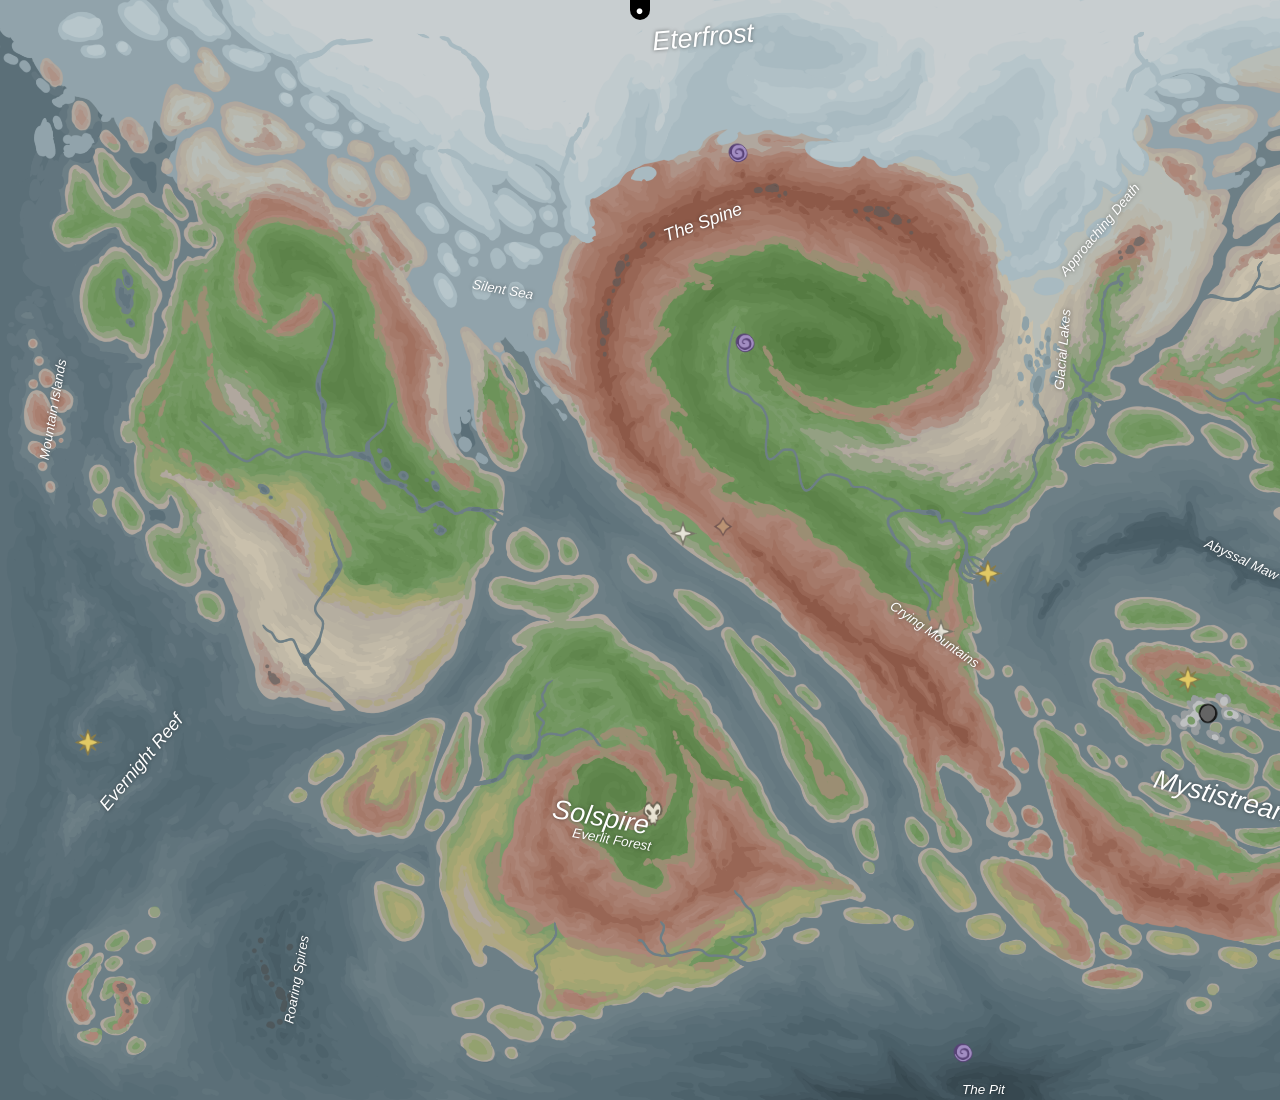
<file: index.html>
<!DOCTYPE html>
<html lang="en">
<head>
    <meta charset="UTF-8">
    <meta name="viewport" content="width=device-width, initial-scale=1.0">
    <link rel="stylesheet" href="./css/main_style.css">
    <title>World Map</title>
</head>
<body>
    <nav class="sidebar">
        <ul class="sidebar-ul" id="sidebar-ul">
            <div>
                <li><button id="toggle-pointers">Toggle pointers</a></li>
                <li><button id="toggle-labels">Toggle Lables</a></li>
            </div>
            <div>
                <li><button onclick='toggleLabel("pointer_city")'>Cities</a></li>
                <li><button id="toggle-towns">Towns</a></li>
                <li><button id="toggle-settlements">Settlements</a></li>
                <li><button id="toggle-outposts">Outposts</a></li>
            </div>
            <div>
                <li><button id="toggle-ruins">Ruins</a></li>
                <li><button id="toggle-fossils">Fossils</a></li>
                <li><button id="toggle-mountains">Mountains</a></li>
                <li><button id="toggle-volcanos">Volcanos</a></li>
                <li><button id="toggle-other">Other</a></li>
            </div>

        </ul>
        <div class="nav-toggle-on"><button id="nav-toggle">&#9679;</button></div>
    </nav>
<div class="main-map">

<!-- pointers -->
    <button onclick='pointerOpen("pop-up-luxeum-city")' class="pointer-city" style="position: absolute; top: 415px; left: 482px;" title="Luxeum"><div id="pointer pointer_city"></div></button>
    <button onclick='pointerOpen("pop-up-lunagaard-city")' class="pointer-city" style="position: absolute; top: 661px; left: 1170px;" title="Lunagaard"><div class="pointer pointer_city"></div></button>
    <button onclick='pointerOpen("pop-up-amidst-the-stars-city")' class="pointer-city" style="position: absolute; top: 724px; left: 70px;" title="Amidst the Stars"><div class="pointer pointer_city"></div></button>
    <button onclick='pointerOpen("pop-up-darkmaw-bridge-city")' class="pointer-city" style="position: absolute; top: 585px; left: 1305px;" title="Darkmaw Bridge"><div class="pointer pointer_city"></div></button>
    <button onclick='pointerOpen("pop-up-rockwater-bog-city")' class="pointer-city" style="position: absolute; top: 555px; left: 970px;" title="Rockwater Bog"><div class="pointer pointer_city"></div></button>


    <button onclick='pointerOpen("pop-up-serpents-spine-harbor-town")' class="pointer-town" style="position: absolute; top: 515px; left: 665px;" title="Serpents Spine Harbor"><div class="pointer pointer_town"></div></button>
    <button onclick='pointerOpen("pop-up-prismcliff-town")' class="pointer-town" style="position: absolute; top: 613px; left: 923px;" title="Prismcliff"><div class="pointer pointer_town"></div></button>

    <button onclick='pointerOpen("pop-up-highland-cross-settlement")' class="pointer-settlement" style="position: absolute; top: 508px; left: 705px;" title="Highland Cross"><div class="pointer pointer_settlement"></div></button>


    <button onclick='pointerOpen("pop-up-northwatch-outpost")' class="pointer-outpost" style="position: absolute; top: 135px; left: 720px;" title="Northwatch"><div class="pointer pointer_outpost"></div></button>
    <button onclick='pointerOpen("pop-up-blackwater-outpost")' class="pointer-outpost" style="position: absolute; top: 1035px; left: 945px" title="Blackwater"><div class="pointer pointer_outpost"></div></button>
    <button onclick='pointerOpen("pop-up-mazegate-outpost")' class="pointer-outpost" style="position: absolute; top: 325px; left: 727px;;" title="Mazegate"><div class="pointer pointer_outpost"></div></button>

    <button onclick='pointerOpen("pop-up-dawnbringer")' class="pointer-other" style="position: absolute; top: 795px; left: 635px;"title="&ldquo;"Aurepheles"&ldquo;"><div class="pointer pointer_fossil"></div></button>


    <button onclick='pointerOpen("pop-up-the-conjunction")' class="pointer-other" style="position: absolute; top: 695px; left: 1190px;"title="The Conjuction"><div class="pointer pointer_grey"></div></button>


<!-- labels -->
    <button onclick='pointerOpen("pop-up-the-conjunction")' class="label label-small" style="position: absolute; top: 30px; left: 10px"></button>

    <button onclick='pointerOpen("pop-up-the-spine")' class="label" style="position: absolute; top: 210px; left: 660px; transform: rotateZ(-20deg);">The Spine</button>
    <button onclick='pointerOpen("pop-up-evernight-reef")' class="label" style="position: absolute; top: 750px; left: 80px; transform: rotateZ(-50deg)">Evernight Reef</button>


    <button onclick='pointerOpen("pop-up-eterfrost")' class="label label-large" style="position: absolute; top: 20px; left: 650px; transform: rotateZ(-5deg);">Eterfrost</button>
    <button onclick='pointerOpen("pop-up-mystistream")' class="label label-large" style="position: absolute; top: 780px; left: 1150px; transform: rotateZ(15deg);">Mystistream</button>
    <button onclick='pointerOpen("pop-sunspire_lands")' class="label label-large" style="position: absolute; top: 800px; left: 550px; transform: rotateZ(10deg);">Solspire</button>

    
    <button onclick='pointerOpen("pop-up-the-pit")' class="label label-small" style="position: absolute; top: 1080px; left: 960px">The Pit</button>
    <button onclick='pointerOpen("")' class="label label-small" style="position: absolute; top: 525px; left: 1300px; transform: rotateZ(30deg)">Rusted Desert</button>
    <button onclick='pointerOpen("")' class="label label-small" style="position: absolute; top: 280px; left: 470px; transform: rotateZ(10deg)">Silent Sea</button>
    <button onclick='pointerOpen("")' class="label label-small" style="position: absolute; top: 340px; left: 1020px; transform: rotateZ(-85deg)">Glacial Lakes</button>
    <button onclick='pointerOpen("")' class="label label-small" style="position: absolute; top: 220px; left: 1040px; transform: rotateZ(-50deg)">Approaching Death</button>
    <button onclick='pointerOpen("")' class="label label-small" style="position: absolute; top: 970px; left: 250px; transform: rotateZ(-80deg)">Roaring Spires</button>
    <button onclick='pointerOpen("")' class="label label-small" style="position: absolute; top: 550px; left: 1200px; transform: rotateZ(25deg)">Abyssal Maw</button>
    <button onclick='pointerOpen("pop-up-crying-mountains")' class="label label-small" style="position: absolute; top: 625px; left: 880px; transform: rotateZ(35deg)">Crying Mountains</button>
    <button onclick='pointerOpen("pop-up-dragonwing-mountains")' class="label label-small" style="position: absolute; top: 1000px; left: 1400px; transform: rotateZ(-80deg)">Dragonwing Mountains</button>
    <button onclick='pointerOpen("pop-up-mountain-islands")' class="label label-small" style="position: absolute; top: 400px; left: 0px; transform: rotateZ(-80deg)">Mountain Islands</button>
    <button onclick='pointerOpen("pop-up-goldshimmer-valley")' class="label label-small" style="position: absolute; top: 830px; left: 570px; transform: rotateZ(10deg);">Everlit Forest</button>


<!-- pop-up boxes -->
<div class="pop-up-container" id="pop-up-luxeum-city">
    <div class="pop-up-margin"></div>
    <div class="pop-up-box">
        <img class="pop-up-img" src="../images/luxeum.png" alt="Image of a cold forested landscape. A city on a sharp cliff is towering over the shore of a frozen sea.">
        <div>
        <button onclick='closePopUp("pop-up-luxeum-city")' class="back">&#8678;</button>
        <h2>Luxeum</h2>
        <h3><span class="pop-up-link" onclick='closePopUp("pop-up-luxeum-city"); pointerOpen("pop-up-cities")'>Grand city</span></h3>
        <p>
        Otherwise known as the Wisdom of the North, Luxeum is the centerpoint of knowledge and home to many scholars, its grand library being famous far and wide. Located on a mountain bordering the Silent sea, it is covered in a snowy blanket year-round. The mountain it sits on also acts as a grave for a giant dragon skeleton. Luxeum welcomes anyone curious, no matter their species and race.
        </p>
        </div>
    </div>
    <div class="pop-up-margin"></div>
</div>

<div class="pop-up-container" id="pop-up-the-pit">
    <div class="pop-up-margin"></div>
    <div class="pop-up-box">
        <img class="pop-up-img" src="../images/the_pit.png" alt="A wide dark drop in the ocean floor, deep below the surface.">
        <div>
        <button onclick='closePopUp("pop-up-the-pit")' class="back">&#8678;</button>
        <h2>The Pit</h2>
        <p>Far into the southern ocean, the ocean floor begins to sink into one central point. Believed to be the deepest part of the world, noone, not even the hardiest sea dragons have ever wondered into its depths. </p>
        </div>
    </div>
    <div class="pop-up-margin"></div>
</div>

<div class="pop-up-container" id="pop-up-the-conjunction">
    <div class="pop-up-margin"></div>
    <div class="pop-up-box">
        <img class="pop-up-img" src="../images/the_conjunction.png" alt="Image of a cloudy sky. The clouds seem to be pulled towards several floating islands so high they seem unreachable.">
        <div>
        <button onclick='closePopUp("pop-up-the-conjunction")' class="back">&#8678;</button>
        <h2>The Conjunction</h2>
        <p>As one approaches the center of the spiraling islands, chunks of land begin to float, eventually ending up in a mass of floating rocks high in the sky, held by the powerful current of magic in this region</p>
        <p>The sheer amount of magic in this area has affected everything in and around it. Overrun with twisted magical predators and strange phenomenon, few have actually ventured here.</p>
        </div>
    </div>
    <div class="pop-up-margin"></div>
</div>

<div class="pop-up-container" id="pop-up-northwatch-outpost">
    <div class="pop-up-margin"></div>
    <div class="pop-up-box">
        <!--<img class="pop-up-img" src="../images/the_conjunction.png" alt="Image of a cloudy sky. The clouds seem to be pulled towards several floating islands so high they seem unreachable.">-->
        <div>
        <button onclick='closePopUp("pop-up-northwatch-outpost")' class="back">&#8678;</button>
        <h2>Northwatch</h2>
        <h3><span class="pop-up-link" onclick='closePopUp("pop-up-northwatch-outpost"); pointerOpen("pop-up-outposts")'>Outpost</span></h3>
        <p>Not only the farthest outpost to the north, but also the farthest of any settlements. Northwatch serves the purpose of overwatching Eterfrost, reporting anything unusual to its parent city, Luxeum</p>
        <p>Due to its conditions, some species cannot access it at all, and it is thus mainly lead by hardy dragons unfazed by the cold.</p>
        </div>
    </div>
    <div class="pop-up-margin"></div>
</div>

<!--linked pop-ups-->

<div class="pop-up-container" id="pop-up-outposts">
    <div class="pop-up-margin"></div>
    <div class="pop-up-box">
        <!--<img class="pop-up-img" src="../images/the_conjunction.png" alt="Image of a cloudy sky. The clouds seem to be pulled towards several floating islands so high they seem unreachable.">-->
        <div>
        <button onclick='closePopUp("pop-up-outposts")' class="back">&#8678;</button>
        <h2>Outposts</h2>
        <p>Small in size and located in dangerous uncharted lands, outposts serve as a station of safety to many researchers and adventurers.</p>
        <p>Only ever housing a few dozen people at most, these far-away settlements watch over difficult to reach places, researching them in service to larger cities.</p>
        </div>
    </div>
    <div class="pop-up-margin"></div>
</div>

<div class="pop-up-container" id="pop-up-cities">
    <div class="pop-up-margin"></div>
    <div class="pop-up-box">
        <!--<img class="pop-up-img" src="../images/the_conjunction.png" alt="Image of a cloudy sky. The clouds seem to be pulled towards several floating islands so high they seem unreachable.">-->
        <div>
        <button onclick='closePopUp("pop-up-cities")' class="back">&#8678;</button>
        <h2>Grand Cities</h2>
        <p>Wealthy, large and renown. Grand cities are beacons of civilization, the centerpoints of trade and knowledge and a home to many different people from many different backgrounds and species.</p>
        <p>Their power reaches beyond the city border and they often act as the main city of the nearby land.</p>
        <p>Grand cities also have the right of creating smaller outposts in remote locations, even in lands that would otherwise not be considered under their jurisdiction.</p>
    </div>
    </div>
    <div class="pop-up-margin"></div>
</div>

<div class="pop-up-container" id="pop-up-towns">
    <div class="pop-up-margin"></div>
    <div class="pop-up-box">
        <!--<img class="pop-up-img" src="../images/the_conjunction.png" alt="Image of a cloudy sky. The clouds seem to be pulled towards several floating islands so high they seem unreachable.">-->
        <div>
        <button onclick='closePopUp("op-up-towns")' class="back">&#8678;</button>
        <h2>Towns</h2>
        <p>A settlement that has over time grown in size and power. Most towns belong in one of the grand cities jurisdiction, although they may not necessarily need to be connected to them by law, they still depend on them in trade and safety.</p>
        <p>Towns come in many sizes and could be interracial or ruled by a single species.</p>
    </div>
    </div>
    <div class="pop-up-margin"></div>
</div>

<div class="pop-up-container" id="pop-up-settlements">
    <div class="pop-up-margin"></div>
    <div class="pop-up-box">
        <!--<img class="pop-up-img" src="../images/the_conjunction.png" alt="Image of a cloudy sky. The clouds seem to be pulled towards several floating islands so high they seem unreachable.">-->
        <div>
        <button onclick='closePopUp("pop-up-settlements")' class="back">&#8678;</button>
        <h2>Settlements</h2>
        <p>Villages and not-quite towns. Settlements are small in size and could even be made up of just a few houses.</p>
        <p>Their number greatly overshadows both grand cities and towns and can even exist far outside any jurisdiction, their remoteness sometimes rivals that of outposts and a few of them even serve a similar purpose.</p>
        <p>Many settlements are made up of a single species.</p>
    </div>
    </div>
    <div class="pop-up-margin"></div>
</div>

</div>

<script>/*
    document.getElementById('toggle-cities').addEventListener('click', function() {
        const elements = document.querySelectorAll('.pointer-city');
        elements.forEach(element => {
            if (element.style.display === 'flex' || element.style.display === '') {
                element.style.display = 'none';
            } else {
                element.style.display = 'flex';
            }
        });
    });*/
    document.getElementById('toggle-towns').addEventListener('click', function() {
        const elements = document.querySelectorAll('.pointer-town');
        elements.forEach(element => {
            if (element.style.display === 'flex' || element.style.display === '') {
                element.style.display = 'none';
            } else {
                element.style.display = 'flex';
            }
        });
    });
    document.getElementById('toggle-settlements').addEventListener('click', function() {
        const elements = document.querySelectorAll('.pointer-settlement');
        elements.forEach(element => {
            if (element.style.display === 'flex' || element.style.display === '') {
                element.style.display = 'none';
            } else {
                element.style.display = 'flex';
            }
        });
    });
    document.getElementById('toggle-outposts').addEventListener('click', function() {
        const elements = document.querySelectorAll('.pointer-outpost');
        elements.forEach(element => {
            if (element.style.display === 'flex' || element.style.display === '') {
                element.style.display = 'none';
            } else {
                element.style.display = 'flex';
            }
        });
    });
    document.getElementById('toggle-ruins').addEventListener('click', function() {
        const elements = document.querySelectorAll('.pointer-ruins');
        elements.forEach(element => {
            if (element.style.display === 'flex' || element.style.display === '') {
                element.style.display = 'none';
            } else {
                element.style.display = 'flex';
            }
        });
    });
    document.getElementById('toggle-fossils').addEventListener('click', function() {
        const elements = document.querySelectorAll('.pointer-fossil');
        elements.forEach(element => {
            if (element.style.display === 'flex' || element.style.display === '') {
                element.style.display = 'none';
            } else {
                element.style.display = 'flex';
            }
        });
    });
    document.getElementById('toggle-mountains').addEventListener('click', function() {
        const elements = document.querySelectorAll('.pointer-mountain');
        elements.forEach(element => {
            if (element.style.display === 'flex' || element.style.display === '') {
                element.style.display = 'none';
            } else {
                element.style.display = 'flex';
            }
        });
    });
    document.getElementById('toggle-volcanos').addEventListener('click', function() {
        const elements = document.querySelectorAll('.pointer-volcano');
        elements.forEach(element => {
            if (element.style.display === 'flex' || element.style.display === '') {
                element.style.display = 'none';
            } else {
                element.style.display = 'flex';
            }
        });
    });
    document.getElementById('toggle-other').addEventListener('click', function() {
        const elements = document.querySelectorAll('.pointer-other');
        elements.forEach(element => {
            if (element.style.display === 'flex' || element.style.display === '') {
                element.style.display = 'none';
            } else {
                element.style.display = 'flex';
            }
        });
    });
    document.getElementById('toggle-pointers').addEventListener('click', function() {
        const elements = document.querySelectorAll('.pointer');
        elements.forEach(element => {
            if (element.style.display === 'flex' || element.style.display === '') {
                element.style.display = 'none';
            } else {
                element.style.display = 'flex';
            }
        });
    });
    document.getElementById('toggle-labels').addEventListener('click', function() {
        const elements = document.querySelectorAll('.label');
        elements.forEach(element => {
            if (element.style.display === 'flex' || element.style.display === '') {
                element.style.display = 'none';
            } else {
                element.style.display = 'flex';
            }
        });
    });
    document.getElementById('nav-toggle').addEventListener('click', function() {
            const element = document.getElementById('sidebar-ul');
            if (element.style.height === '0px') {
                element.style.height = '115px';
            } else {
                element.style.height = '0px';
            }
        });
    // hides certain labels and icons
    function toggleLabel(labelId) {
        console.log(labelId);
        let label = document.getElementsByClassName(labelId);
        if (label.style.display === 'flex') {
            label.style.display = 'none';
        }
        else {
            label.style.display = 'flex';
        }

    }
    // opens a pop-up box based on given ID
    function pointerOpen(popUpId) {
        console.log("opening pop-up box");
        let popUp = document.getElementById(popUpId);
        console.log("getting id");
        popUp.style.display = "flex";
    }    
    // closes an opened pop-up box
    function closePopUp(popUpId) {
        console.log("closing pop-up box");
        let popUp = document.getElementById(popUpId);
        popUp.style.display = "none";
    }
</script>

</body>

</html>
</file>
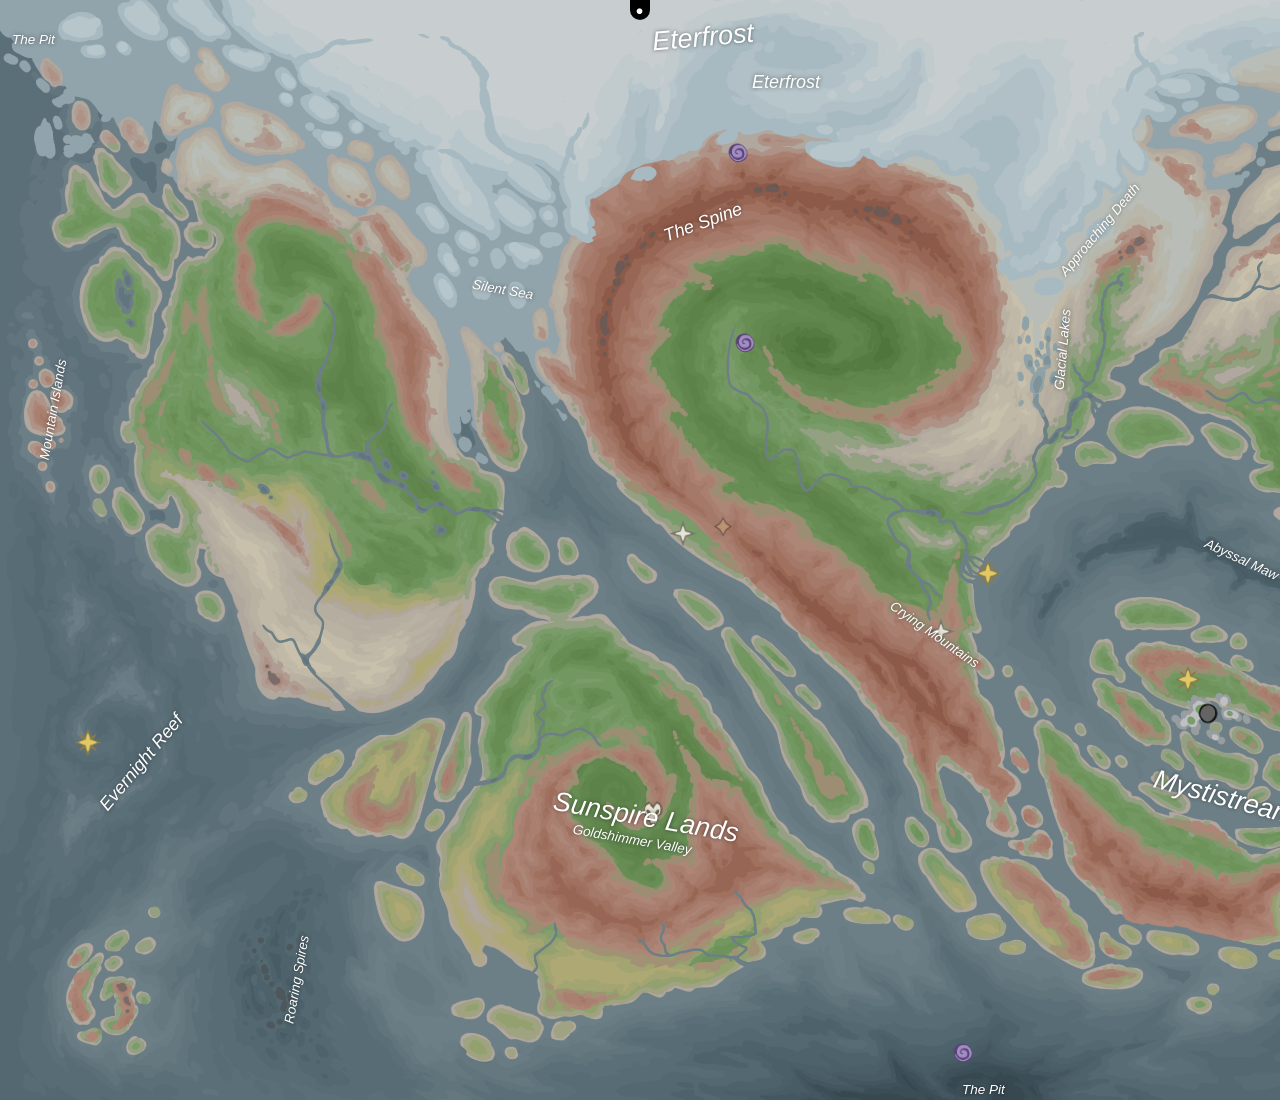
<file: html/index.html>
<!DOCTYPE html>
<html lang="en">
<head>
    <meta charset="UTF-8">
    <meta name="viewport" content="width=device-width, initial-scale=1.0">
    <link rel="stylesheet" href="../css/main_style.css">
    <title>World Map</title>
</head>
<body>
    <nav class="sidebar">
        <ul class="sidebar-ul" id="sidebar-ul">
            <div>
                <li><button id="toggle-pointers">Toggle pointers</a></li>
                <li><button id="toggle-labels">Toggle Lables</a></li>
            </div>
            <div>
                <li><button onclick='toggleLabel("pointer_city")'>Cities</a></li>
                <li><button id="toggle-towns">Towns</a></li>
                <li><button id="toggle-settlements">Settlements</a></li>
                <li><button id="toggle-outposts">Outposts</a></li>
            </div>
            <div>
                <li><button id="toggle-ruins">Ruins</a></li>
                <li><button id="toggle-fossils">Fossils</a></li>
                <li><button id="toggle-mountains">Mountains</a></li>
                <li><button id="toggle-volcanos">Volcanos</a></li>
                <li><button id="toggle-other">Other</a></li>
            </div>

        </ul>
        <div class="nav-toggle-on"><button id="nav-toggle">&#9679;</button></div>
    </nav>
<div class="main-map">

<!-- pointers -->
    <button onclick='pointerOpen("pop-up-luxeum-city")' class="pointer-city" style="position: absolute; top: 415px; left: 482px;" title="Luxeum"><div id="pointer pointer_city"></div></button>
    <button onclick='pointerOpen("pop-up-lunagaard-city")' class="pointer-city" style="position: absolute; top: 661px; left: 1170px;" title="Lunagaard"><div class="pointer pointer_city"></div></button>
    <button onclick='pointerOpen("pop-up-amidst-the-stars-city")' class="pointer-city" style="position: absolute; top: 724px; left: 70px;" title="Amidst the Stars"><div class="pointer pointer_city"></div></button>
    <button onclick='pointerOpen("pop-up-darkmaw-bridge-city")' class="pointer-city" style="position: absolute; top: 585px; left: 1305px;" title="Darkmaw Bridge"><div class="pointer pointer_city"></div></button>
    <button onclick='pointerOpen("pop-up-rockwater-bog-city")' class="pointer-city" style="position: absolute; top: 555px; left: 970px;" title="Rockwater Bog"><div class="pointer pointer_city"></div></button>


    <button onclick='pointerOpen("pop-up-serpents-spine-harbor-town")' class="pointer-town" style="position: absolute; top: 515px; left: 665px;" title="Serpents Spine Harbor"><div class="pointer pointer_town"></div></button>
    <button onclick='pointerOpen("pop-up-prismcliff-town")' class="pointer-town" style="position: absolute; top: 613px; left: 923px;" title="Prismcliff"><div class="pointer pointer_town"></div></button>

    <button onclick='pointerOpen("pop-up-highland-cross-settlement")' class="pointer-settlement" style="position: absolute; top: 508px; left: 705px;" title="Highland Cross"><div class="pointer pointer_settlement"></div></button>


    <button onclick='pointerOpen("pop-up-northwatch-outpost")' class="pointer-outpost" style="position: absolute; top: 135px; left: 720px;" title="Northwatch"><div class="pointer pointer_outpost"></div></button>
    <button onclick='pointerOpen("pop-up-blackwater-outpost")' class="pointer-outpost" style="position: absolute; top: 1035px; left: 945px" title="Blackwater"><div class="pointer pointer_outpost"></div></button>
    <button onclick='pointerOpen("pop-up-mazegate-outpost")' class="pointer-outpost" style="position: absolute; top: 325px; left: 727px;;" title="Mazegate"><div class="pointer pointer_outpost"></div></button>

    <button onclick='pointerOpen("pop-up-dawnbringer")' class="pointer-other" style="position: absolute; top: 795px; left: 635px;"title="&ldquo;Dawnbringer&ldquo;"><div class="pointer pointer_fossil"></div></button>


    <button onclick='pointerOpen("pop-up-the-conjunction")' class="pointer-other" style="position: absolute; top: 695px; left: 1190px;"title="The Conjuction"><div class="pointer pointer_grey"></div></button>


<!-- labels -->
    <button onclick='pointerOpen("pop-up-the-conjunction")' class="label label-small" style="position: absolute; top: 30px; left: 10px">The Pit</button>

    <button onclick='pointerOpen("pop-up-the-spine")' class="label" style="position: absolute; top: 210px; left: 660px; transform: rotateZ(-20deg);">The Spine</button>
    <button onclick='pointerOpen("pop-up-evernight-reef")' class="label" style="position: absolute; top: 750px; left: 80px; transform: rotateZ(-50deg)">Evernight Reef</button>
    <button onclick='pointerOpen("pop-eterfrost")' class="label" style="position: absolute; top: 70px; left: 750px; transform: rotateZ(0deg);">Eterfrost</button>


    <button onclick='pointerOpen("pop-up-eterfrost")' class="label label-large" style="position: absolute; top: 20px; left: 650px; transform: rotateZ(-5deg);">Eterfrost</button>
    <button onclick='pointerOpen("pop-up-mystistream")' class="label label-large" style="position: absolute; top: 780px; left: 1150px; transform: rotateZ(15deg);">Mystistream</button>
    <button onclick='pointerOpen("pop-sunspire_lands")' class="label label-large" style="position: absolute; top: 800px; left: 550px; transform: rotateZ(10deg);">Sunspire Lands</button>

    
    <button onclick='pointerOpen("pop-up-the-pit")' class="label label-small" style="position: absolute; top: 1080px; left: 960px">The Pit</button>
    <button onclick='pointerOpen("")' class="label label-small" style="position: absolute; top: 525px; left: 1300px; transform: rotateZ(30deg)">Rusted Desert</button>
    <button onclick='pointerOpen("")' class="label label-small" style="position: absolute; top: 280px; left: 470px; transform: rotateZ(10deg)">Silent Sea</button>
    <button onclick='pointerOpen("")' class="label label-small" style="position: absolute; top: 340px; left: 1020px; transform: rotateZ(-85deg)">Glacial Lakes</button>
    <button onclick='pointerOpen("")' class="label label-small" style="position: absolute; top: 220px; left: 1040px; transform: rotateZ(-50deg)">Approaching Death</button>
    <button onclick='pointerOpen("")' class="label label-small" style="position: absolute; top: 970px; left: 250px; transform: rotateZ(-80deg)">Roaring Spires</button>
    <button onclick='pointerOpen("")' class="label label-small" style="position: absolute; top: 550px; left: 1200px; transform: rotateZ(25deg)">Abyssal Maw</button>
    <button onclick='pointerOpen("pop-up-crying-mountains")' class="label label-small" style="position: absolute; top: 625px; left: 880px; transform: rotateZ(35deg)">Crying Mountains</button>
    <button onclick='pointerOpen("pop-up-dragonwing-mountains")' class="label label-small" style="position: absolute; top: 1000px; left: 1400px; transform: rotateZ(-80deg)">Dragonwing Mountains</button>
    <button onclick='pointerOpen("pop-up-mountain-islands")' class="label label-small" style="position: absolute; top: 400px; left: 0px; transform: rotateZ(-80deg)">Mountain Islands</button>
    <button onclick='pointerOpen("pop-up-goldshimmer-valley")' class="label label-small" style="position: absolute; top: 830px; left: 570px; transform: rotateZ(10deg);">Goldshimmer Valley</button>


<!-- pop-up boxes -->
<div class="pop-up-container" id="pop-up-luxeum-city">
    <div class="pop-up-margin"></div>
    <div class="pop-up-box">
        <img class="pop-up-img" src="../images/luxeum.png" alt="Image of a cold forested landscape. A city on a sharp cliff is towering over the shore of a frozen sea.">
        <div>
        <button onclick='closePopUp("pop-up-luxeum-city")' class="back">&#8678;</button>
        <h2>Luxeum</h2>
        <h3><span class="pop-up-link" onclick='closePopUp("pop-up-luxeum-city"); pointerOpen("pop-up-cities")'>Grand city</span></h3>
        <p>
        Otherwise known as the Wisdom of the North, Luxeum is the centerpoint of knowledge and home to many scholars, its grand library being famous far and wide. Located on a mountain bordering the Silent sea, it is covered in a snowy blanket year-round. The mountain it sits on also acts as a grave for a giant dragon skeleton. Luxeum welcomes anyone curious, no matter their species and race.
        </p>
        </div>
    </div>
    <div class="pop-up-margin"></div>
</div>

<div class="pop-up-container" id="pop-up-the-pit">
    <div class="pop-up-margin"></div>
    <div class="pop-up-box">
        <img class="pop-up-img" src="../images/the_pit.png" alt="A wide dark drop in the ocean floor, deep below the surface.">
        <div>
        <button onclick='closePopUp("pop-up-the-pit")' class="back">&#8678;</button>
        <h2>The Pit</h2>
        <p>Far into the southern ocean, the ocean floor begins to sink into one central point. Believed to be the deepest part of the world, noone, not even the hardiest sea dragons have ever wondered into its depths. </p>
        </div>
    </div>
    <div class="pop-up-margin"></div>
</div>

<div class="pop-up-container" id="pop-up-the-conjunction">
    <div class="pop-up-margin"></div>
    <div class="pop-up-box">
        <img class="pop-up-img" src="../images/the_conjunction.png" alt="Image of a cloudy sky. The clouds seem to be pulled towards several floating islands so high they seem unreachable.">
        <div>
        <button onclick='closePopUp("pop-up-the-conjunction")' class="back">&#8678;</button>
        <h2>The Conjunction</h2>
        <p>Far into the southern ocean, the ocean floor begins to sink into one central point. Believed to be the deepest part of the world, noone, not even the hardiest sea dragons have ever wondered into its depths. </p>
        </div>
    </div>
    <div class="pop-up-margin"></div>
</div>

<div class="pop-up-container" id="pop-up-northwatch-outpost">
    <div class="pop-up-margin"></div>
    <div class="pop-up-box">
        <!--<img class="pop-up-img" src="../images/the_conjunction.png" alt="Image of a cloudy sky. The clouds seem to be pulled towards several floating islands so high they seem unreachable.">-->
        <div>
        <button onclick='closePopUp("pop-up-northwatch-outpost")' class="back">&#8678;</button>
        <h2>Northwatch</h2>
        <h3><span class="pop-up-link" onclick='closePopUp("pop-up-northwatch-outpost"); pointerOpen("pop-up-outposts")'>Outpost</span></h3>
        <p>Not only the farthest outpost to the north, but also the farthest of any settlements. Northwatch serves the purpose of overwatching Eterfrost, reporting anything unusual to its parent city, Luxeum</p>
        <p>Due to its conditions, Flowerians cannot access it at all, and it is thus mainly lead by hardy dragons unfazed by the cold.</p>
        </div>
    </div>
    <div class="pop-up-margin"></div>
</div>

<!--linked pop-ups-->

<div class="pop-up-container" id="pop-up-outposts">
    <div class="pop-up-margin"></div>
    <div class="pop-up-box">
        <!--<img class="pop-up-img" src="../images/the_conjunction.png" alt="Image of a cloudy sky. The clouds seem to be pulled towards several floating islands so high they seem unreachable.">-->
        <div>
        <button onclick='closePopUp("pop-up-outposts")' class="back">&#8678;</button>
        <h2>Outposts</h2>
        <p>Small in size and located in dangerous uncharted lands, outposts serve as a station of safety to many researchers and adventurers.</p>
        <p>Only ever housing a few dozen people at most, these far-away settlements watch over difficult to reach places, researching them in service to larger cities.</p>
        </div>
    </div>
    <div class="pop-up-margin"></div>
</div>

<div class="pop-up-container" id="pop-up-cities">
    <div class="pop-up-margin"></div>
    <div class="pop-up-box">
        <!--<img class="pop-up-img" src="../images/the_conjunction.png" alt="Image of a cloudy sky. The clouds seem to be pulled towards several floating islands so high they seem unreachable.">-->
        <div>
        <button onclick='closePopUp("pop-up-cities")' class="back">&#8678;</button>
        <h2>Grand Cities</h2>
        <p>Wealthy, large and renown. Grand cities are beacons of civilization, the centerpoints of trade and knowledge and a home to many different people from many different backgrounds and species.</p>
        <p>Their power reaches beyond the city border and they often act as the main city of the nearby land.</p>
        <p>Grand cities also have the right of creating smaller outposts in remote locations, even in lands that would otherwise not be considered under their jurisdiction.</p>
    </div>
    </div>
    <div class="pop-up-margin"></div>
</div>

<div class="pop-up-container" id="pop-up-towns">
    <div class="pop-up-margin"></div>
    <div class="pop-up-box">
        <!--<img class="pop-up-img" src="../images/the_conjunction.png" alt="Image of a cloudy sky. The clouds seem to be pulled towards several floating islands so high they seem unreachable.">-->
        <div>
        <button onclick='closePopUp("op-up-towns")' class="back">&#8678;</button>
        <h2>Towns</h2>
        <p>A settlement that has over time grown in size and power. Most towns belong in one of the grand cities jurisdiction, although they may not necessarily need to be connected to them by law, they still depend on them in trade and safety.</p>
        <p>Towns come in many sizes and could be interracial or ruled by a single species.</p>
    </div>
    </div>
    <div class="pop-up-margin"></div>
</div>

<div class="pop-up-container" id="pop-up-settlements">
    <div class="pop-up-margin"></div>
    <div class="pop-up-box">
        <!--<img class="pop-up-img" src="../images/the_conjunction.png" alt="Image of a cloudy sky. The clouds seem to be pulled towards several floating islands so high they seem unreachable.">-->
        <div>
        <button onclick='closePopUp("pop-up-settlements")' class="back">&#8678;</button>
        <h2>Settlements</h2>
        <p>Villages and not-quite towns. Settlements are small in size and could even be made up of just a few houses.</p>
        <p>Their number greatly overshadows both grand cities and towns and can even exist far outside any jurisdiction, their remoteness sometimes rivals that of outposts and a few of them even serve a similar purpose.</p>
        <p>Many settlements are made up of a single species.</p>
    </div>
    </div>
    <div class="pop-up-margin"></div>
</div>

</div>

<script>/*
    document.getElementById('toggle-cities').addEventListener('click', function() {
        const elements = document.querySelectorAll('.pointer-city');
        elements.forEach(element => {
            if (element.style.display === 'flex' || element.style.display === '') {
                element.style.display = 'none';
            } else {
                element.style.display = 'flex';
            }
        });
    });*/
    document.getElementById('toggle-towns').addEventListener('click', function() {
        const elements = document.querySelectorAll('.pointer-town');
        elements.forEach(element => {
            if (element.style.display === 'flex' || element.style.display === '') {
                element.style.display = 'none';
            } else {
                element.style.display = 'flex';
            }
        });
    });
    document.getElementById('toggle-settlements').addEventListener('click', function() {
        const elements = document.querySelectorAll('.pointer-settlement');
        elements.forEach(element => {
            if (element.style.display === 'flex' || element.style.display === '') {
                element.style.display = 'none';
            } else {
                element.style.display = 'flex';
            }
        });
    });
    document.getElementById('toggle-outposts').addEventListener('click', function() {
        const elements = document.querySelectorAll('.pointer-outpost');
        elements.forEach(element => {
            if (element.style.display === 'flex' || element.style.display === '') {
                element.style.display = 'none';
            } else {
                element.style.display = 'flex';
            }
        });
    });
    document.getElementById('toggle-ruins').addEventListener('click', function() {
        const elements = document.querySelectorAll('.pointer-ruins');
        elements.forEach(element => {
            if (element.style.display === 'flex' || element.style.display === '') {
                element.style.display = 'none';
            } else {
                element.style.display = 'flex';
            }
        });
    });
    document.getElementById('toggle-fossils').addEventListener('click', function() {
        const elements = document.querySelectorAll('.pointer-fossil');
        elements.forEach(element => {
            if (element.style.display === 'flex' || element.style.display === '') {
                element.style.display = 'none';
            } else {
                element.style.display = 'flex';
            }
        });
    });
    document.getElementById('toggle-mountains').addEventListener('click', function() {
        const elements = document.querySelectorAll('.pointer-mountain');
        elements.forEach(element => {
            if (element.style.display === 'flex' || element.style.display === '') {
                element.style.display = 'none';
            } else {
                element.style.display = 'flex';
            }
        });
    });
    document.getElementById('toggle-volcanos').addEventListener('click', function() {
        const elements = document.querySelectorAll('.pointer-volcano');
        elements.forEach(element => {
            if (element.style.display === 'flex' || element.style.display === '') {
                element.style.display = 'none';
            } else {
                element.style.display = 'flex';
            }
        });
    });
    document.getElementById('toggle-other').addEventListener('click', function() {
        const elements = document.querySelectorAll('.pointer-other');
        elements.forEach(element => {
            if (element.style.display === 'flex' || element.style.display === '') {
                element.style.display = 'none';
            } else {
                element.style.display = 'flex';
            }
        });
    });
    document.getElementById('toggle-pointers').addEventListener('click', function() {
        const elements = document.querySelectorAll('.pointer');
        elements.forEach(element => {
            if (element.style.display === 'flex' || element.style.display === '') {
                element.style.display = 'none';
            } else {
                element.style.display = 'flex';
            }
        });
    });
    document.getElementById('toggle-labels').addEventListener('click', function() {
        const elements = document.querySelectorAll('.label');
        elements.forEach(element => {
            if (element.style.display === 'flex' || element.style.display === '') {
                element.style.display = 'none';
            } else {
                element.style.display = 'flex';
            }
        });
    });
    document.getElementById('nav-toggle').addEventListener('click', function() {
            const element = document.getElementById('sidebar-ul');
            if (element.style.height === '0px') {
                element.style.height = '115px';
            } else {
                element.style.height = '0px';
            }
        });
    // hides certain labels and icons
    function toggleLabel(labelId) {
        console.log(labelId);
        let label = document.getElementsByClassName(labelId);
        if (label.style.display === 'flex') {
            label.style.display = 'none';
        }
        else {
            label.style.display = 'flex';
        }

    }
    // opens a pop-up box based on given ID
    function pointerOpen(popUpId) {
        console.log("opening pop-up box");
        let popUp = document.getElementById(popUpId);
        console.log("getting id");
        popUp.style.display = "flex";
    }    
    // closes an opened pop-up box
    function closePopUp(popUpId) {
        console.log("closing pop-up box");
        let popUp = document.getElementById(popUpId);
        popUp.style.display = "none";
    }
</script>

</body>
</html>
</file>
<file: css/main_style.css>
html {
    font-family: 'Lucida Sans', 'Lucida Sans Regular', 'Lucida Grande', 'Lucida Sans Unicode', Geneva, Verdana, sans-serif;
}
.main-map {
    display: block;
    position: absolute;
    top: 0;
    width: 1520px;
    height: 1100px;
    margin: 0;
    padding: 0;
    z-index: 0;
    background-image: url(../images/main\ map.png);
    background-size: cover;
    background-repeat: no-repeat;
    z-index: 0;
}
body {
    padding: 0;
    margin: 0;
}
.sidebar {
    position: sticky;
    top: 0px;
    left: 0;
    width: 100%;
    height: auto;
    margin: 0;
    display: flex;
    flex-direction: column;
    align-items: center;
    justify-content: center;
    z-index: 3;
}
#sidebar-ul {
    height: 0px;
    overflow: hidden;
    margin: 0;
    padding: 0;
    display: flex;
    flex-direction: column;
    align-items: center;
    justify-content: center;
    z-index: 3;
    background-color: #000000;
    list-style-type: none;
    border-radius: 0px 0px 10px 10px;
    transition: 0.5s;

}
/*#sidebar-ul:target {
    height: 115px;
    transition: 0.5s;
}*/
#sidebar-ul div {
    display: flex;
    flex-direction: row;
}
.sidebar li {
    margin: 0.5rem;
}
.sidebar button {
    text-decoration: none;
    color: rgb(122, 122, 122);
    background-color: rgba(0, 0, 0, 0);
    border: none;
}
.sidebar button:hover {
    color: rgb(255, 255, 255);
}
.nav-toggle-on{
    position: sticky;
    top: 0;
    left: 0;
    z-index: 3;
   /* padding-left: 5px;
    padding-right: 5px;*/
    border-radius: 0px 0px 10px 10px;
    background-color: black;
    transition: 0.1s;

}
.nav-toggle-on:hover {
    padding-top: 5px;
    transition: 0.1s;
}
.nav-toggle-on button{
    color: white;
    text-decoration: none;
    border: none;
    z-index: 3;
    background-color: rgba(0, 0, 0, 0);
    width: 20px;
    height: 20px;
    padding: 0;
}
button {
    padding: 0;
    margin: 0;
    background: #00000000;
    border: #00000000;
}
.pointer-box {
    z-index: 1;
    height: 1rem;
    width: 1rem;
    display: flex;
    flex-direction: column;
    align-items: center;
    color: rgba(0, 0, 0, 0);
    transition-duration: 0.5s;
    font-size: 1.5vh;
}
.pointer-box:hover {
    color: rgb(255, 255, 255);
    transition-duration: 0.5s;
    text-shadow: 0px 0px 4px #00000082;
}
.pointer {
    width: 3vh;
    height: 3vh;
    margin: 0.5vh;
    /*border-style: solid;*/
    border-width: 0px;
   /* border-radius: 6px;
    border-color: white;*/
    content: "";
    background-size: contain;
    transition-duration: 0.1s;
}
.pointer:hover {
    margin: 0vh;
    width: 4vh;
    height: 4vh;

    /*border-radius: 7px;*/
   /* background-color: rgba(0, 0, 0, 0);*/
    transition-duration: 0.1s;
}
.label {
    padding: 2px;
    font-size: 2vh;
    color: white;
    text-shadow: 0px 0px 4px #00000082;
    transition-duration: 0.5s;
    transform-origin: center;
    font-style: italic;
}
.label-large {
    font-size: 3vh;
}
.label-small {
    font-size: 1.5vh;
}
.label:hover {
    text-shadow: 0px 0px 4px #000000;
    transition-duration: 0.5s;
}
.pop-up-container {
    position: sticky;
    width: 70vw;
    /*height: 1100px;*/
    height: 90vh;
    top: 0px;
    left: 15vw;
    display: flex;
    flex-direction: column;
    z-index: 2;
}
.pop-up-box {
    width: 100%;
    background-color: white;
    border-radius: 10px;
    box-shadow: 0px 0px 10px #00000076;
}
.pop-up-img {
    width: 100%;
    height: auto;
    border-radius: 10px 10px 0px 0px;
}
.pop-up-box h2 {
    padding-left: 1rem;
    margin-top: 0;
}
.pop-up-box h3 {
    padding-left: 1rem;
    margin-top: 0;
}
.pop-up-box p {
    padding-left: 1rem;
    padding-right: 1rem;
}
.back {
    padding-left: 1rem;
    text-decoration: none;
    color: black;
    font-size: 2rem;

}
.pop-up-margin {
    flex-grow: 1;
}

.pop-up-link {
    color: #281988;
    text-decoration: underline;
    cursor: pointer;
}

/*pointers*/
.pointer_red {
    background-color: rgb(236, 81, 64);
}
.pointer_orange {
    background-color: rgb(241, 139, 55);
}
.pointer_history {
    background-color: rgb(230, 236, 116);
}
.pointer_green {
    background-color: rgb(44, 179, 69);
}
.pointer_blue {
    background-color: rgb(119, 87, 234);
}
.pointer_purple {
    background-color: rgb(212, 87, 234);
}
.pointer_black {
    background-color: rgb(0, 0, 0);
}
.pointer_grey {
    background-image: url(../images/icon_other.png);
}
.pointer_city {
    background-image: url(../images/icon_city.png);
}
.pointer_town {
    background-image: url(../images/icon_town.png);
}
.pointer_settlement {
    background-image: url(../images/icon_settlement.png);
}
.pointer_outpost {
    background-image: url(../images/icon_outpost.png);
}
.pointer_ruins {
    background-image: url(../images/icon_ruins.png);
}
.pointer_fossil {
    background-image: url(../images/icon_fossil.png);
}
.pointer_volcano {
    background-image: url(../images/icon_volcano.png);
}
.pointer_mountain {
    background-image: url(../images/icon_mountain.png);
}
/* pop-ups */


.pop-up-container {
    display: none;
}
</file>
